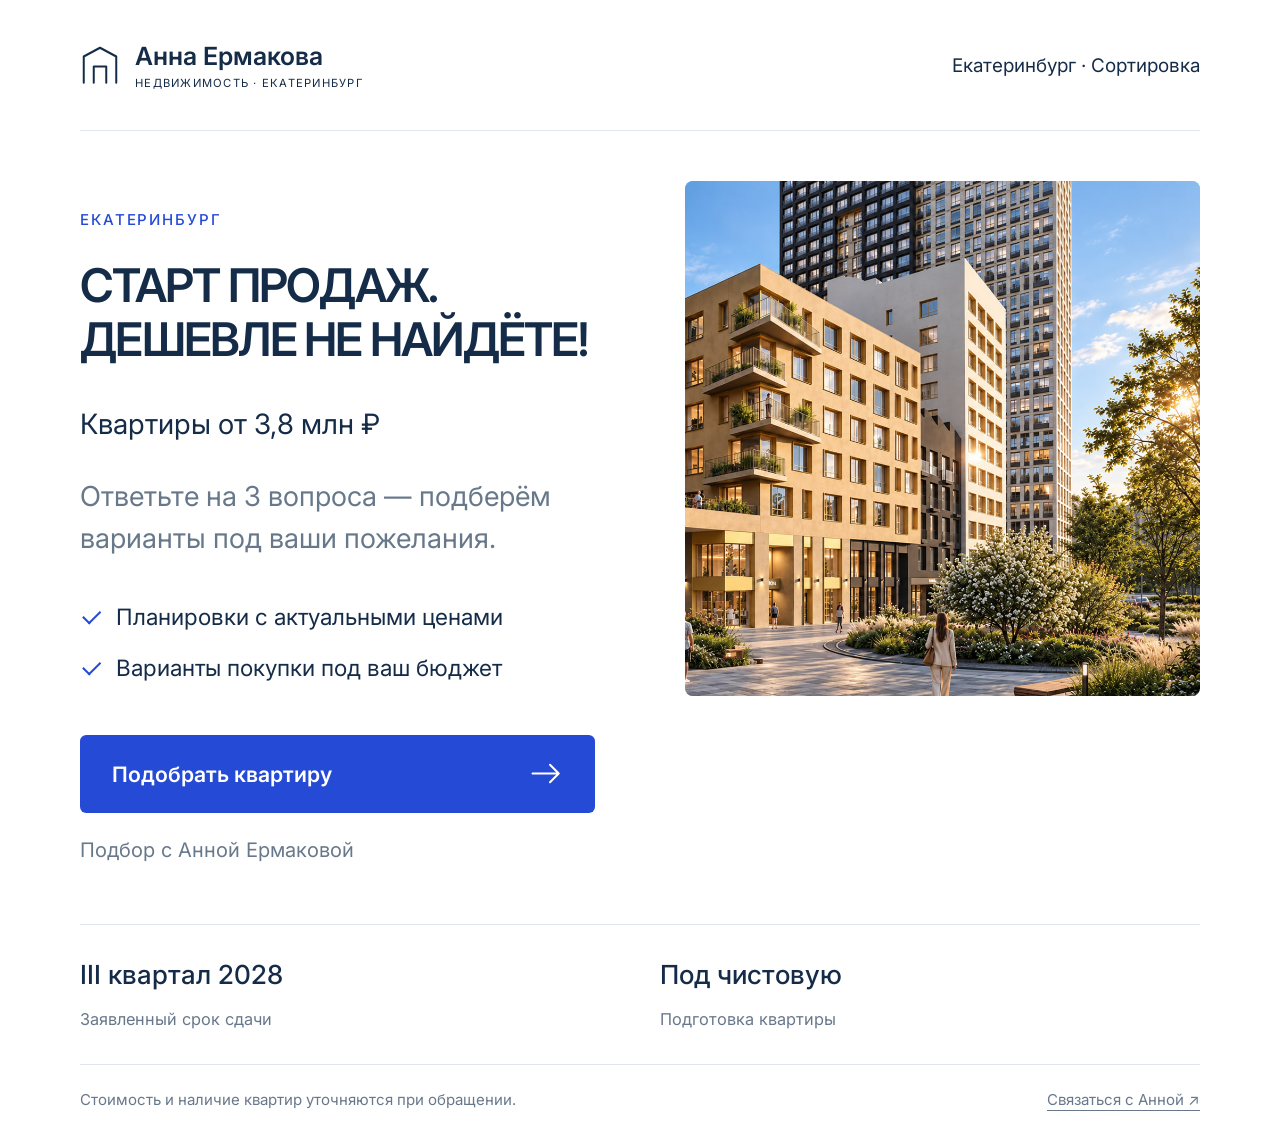
<file: anna-ermakova/index.html>
<!doctype html>
<html lang="ru">
<head>
  <meta charset="utf-8">
  <meta name="viewport" content="width=device-width, initial-scale=1">
  <meta name="theme-color" content="#ffffff">
  <meta name="description" content="Екатеринбург. Старт продаж. Дешевле не найдёте! Квартиры от 3,8 млн рублей. Ответьте на три вопроса, чтобы получить подборку от Анны Ермаковой.">
  <title>Старт продаж. Дешевле не найдёте! | Анна Ермакова</title>
  <link rel="icon" href="icon.svg" type="image/svg+xml">
  <link rel="stylesheet" href="style.css">
  <script src="quiz.js" defer></script>
</head>
<body>
  <div class="page">
    <header class="header">
      <a class="brand" href="./" aria-label="Анна Ермакова — главная">
        <svg width="32" height="34" viewBox="0 0 32 34" fill="none" aria-hidden="true"><path d="M3 31V10L16 3l13 7v21M11 31V18h10v13" stroke="currentColor" stroke-width="1.6" stroke-linecap="round" stroke-linejoin="round"/></svg>
        <span><strong>Анна Ермакова</strong><small>Недвижимость · Екатеринбург</small></span>
      </a>
      <span class="location">Екатеринбург · Сортировка</span>
    </header>
    <main>
      <section class="hero" aria-labelledby="title">
        <div class="intro">
          <p class="eyebrow">Екатеринбург</p>
          <h1 id="title">СТАРТ ПРОДАЖ.<br>ДЕШЕВЛЕ НЕ НАЙДЁТЕ!</h1>
          <p class="price">Квартиры от 3,8 млн ₽</p>
          <p class="description">Ответьте на 3 вопроса — подберём<br class="desktop-break"> варианты под ваши пожелания.</p>
        </div>
        <ul class="benefits" aria-label="Что вы получите">
          <li>Планировки с актуальными ценами</li>
          <li>Варианты покупки под ваш бюджет</li>
        </ul>
        <div class="action">
          <a class="cta" href="https://mrqz.me/6ae11332bacbcd000ffd4734" data-open-quiz aria-haspopup="dialog">
            <span>Подобрать квартиру</span>
            <svg width="26" height="20" viewBox="0 0 26 20" fill="none" aria-hidden="true"><path d="M2 10h21M16 3l7 7-7 7" stroke="currentColor" stroke-width="1.6" stroke-linecap="round" stroke-linejoin="round"/></svg>
          </a>
          <p class="signature">Подбор с Анной Ермаковой</p>
        </div>
        <figure class="photo">
          <img src="hero-courtyard.jpg" alt="Жилой комплекс с балконами и благоустроенным зелёным двором" width="1625" height="968" fetchpriority="high">
        </figure>
      </section>
      <dl class="facts">
        <div><dt>III квартал 2028</dt><dd>Заявленный срок сдачи</dd></div>
        <div><dt>Под чистовую</dt><dd>Подготовка квартиры</dd></div>
      </dl>
    </main>
    <footer class="footer">
      <p>Стоимость и наличие квартир уточняются при обращении.</p>
      <a href="https://t.me/Ermakova_rieltor1" target="_blank" rel="noopener noreferrer">Связаться с Анной <span aria-hidden="true">↗</span></a>
    </footer>
  </div>
</body>
</html>
</file>
<file: anna-ermakova/style.css>
@font-face{font-family:Inter;src:url('fonts/Inter.ttf') format('truetype');font-weight:100 900;font-display:swap}
:root{color-scheme:light;--ink:#152c49;--muted:#68788b;--blue:#254bd6;--line:#e1e6ed}
*{box-sizing:border-box}
body{margin:0;background:#fff;color:var(--ink);font-family:Inter,"Segoe UI",Arial,sans-serif;-webkit-font-smoothing:antialiased}
a{color:inherit}
.page{max-width:1600px;margin:auto;padding:0 clamp(28px,5vw,80px)}
.header{height:105px;border-bottom:1px solid var(--line);display:flex;align-items:center;justify-content:space-between;gap:24px}
.brand{display:inline-flex;align-items:center;gap:12px;text-decoration:none;flex-shrink:0}
.brand strong{display:block;font-size:20px;font-weight:600;line-height:1.3}
.brand small{display:block;margin-top:3px;font-size:9px;letter-spacing:1px;text-transform:uppercase}
.location{font-size:15px}
.hero{display:grid;grid-template-columns:1fr 1fr;grid-template-rows:auto auto 1fr;column-gap:72px;padding:40px 0 50px;align-items:start}
.intro{grid-column:1;grid-row:1;padding-top:23px}
.eyebrow{margin:0 0 24px;color:var(--blue);font-size:12px;font-weight:500;letter-spacing:1.5px;text-transform:uppercase}
h1{margin:0 0 30px;font-size:clamp(44px,4.05vw,65px);font-weight:600;line-height:1.16;letter-spacing:-1.4px}
.price{margin:0 0 24px;font-size:clamp(22px,1.75vw,28px);line-height:1.45}
.description{margin:0;font-size:22px;line-height:1.55;color:var(--muted)}
.benefits{grid-column:1;grid-row:2;list-style:none;margin:32px 0 40px;padding:0;font-size:18px;line-height:1.5}
.benefits li{position:relative;padding-left:29px;margin-bottom:14px}
.benefits li:last-child{margin-bottom:0}
.benefits li::before{content:"";position:absolute;left:2px;top:8px;width:12px;height:6px;border-left:1.6px solid var(--blue);border-bottom:1.6px solid var(--blue);transform:rotate(-45deg)}
.action{grid-column:1;grid-row:3;max-width:490px}
.cta{min-height:62px;padding:16px 25px;display:flex;align-items:center;justify-content:space-between;gap:24px;background:var(--blue);border:1px solid transparent;border-radius:5px;color:#fff;font-size:17px;font-weight:600;text-decoration:none;transition:background .18s,box-shadow .18s}
.cta:hover{background:#183bc1;box-shadow:0 5px 16px #254bd622}
.cta:active{background:#1532a4}
a:focus-visible{outline:3px solid var(--blue);outline-offset:5px}
.signature{margin:20px 0 0;font-size:16px;color:var(--muted)}
.photo{grid-column:2;grid-row:1/4;position:relative;width:100%;aspect-ratio:1;margin:0;overflow:hidden;border-radius:6px;background:#edf1ec}
.photo img{width:100%;height:100%;object-fit:cover;object-position:right center;display:block}
.facts{display:grid;grid-template-columns:repeat(2,1fr);gap:32px;margin:0;border-top:1px solid var(--line);padding:25px 0 28px}
.facts dt{font-size:21px;font-weight:500;line-height:1.45}
.facts dd{margin:12px 0 0;font-size:13px;color:var(--muted)}
.footer{display:flex;align-items:center;justify-content:space-between;gap:24px;border-top:1px solid var(--line);padding:18px 0 24px;color:var(--muted);font-size:12px;line-height:1.6}
.footer p{margin:0}.footer a{text-underline-offset:4px;white-space:nowrap}
@media(min-width:1800px){.page{padding-top:24px}}
@media(max-width:1100px) and (min-width:701px){.hero{column-gap:36px}.description{font-size:18px}.desktop-break{display:none}.benefits{font-size:16px;margin:24px 0 28px}.facts dt{font-size:18px}.intro{padding-top:12px}h1{font-size:44px;margin-bottom:22px}.eyebrow{margin-bottom:20px}}
@media(max-width:700px){
  .page{padding:0 24px}.header{height:86px}.brand{gap:9px}.brand svg{width:25px;height:29px}.brand strong{font-size:16px}.brand small{font-size:7px;letter-spacing:.7px}.location{display:none}
  .hero{display:flex;flex-direction:column;gap:0;padding:29px 0 24px}.intro{padding:0;width:100%}.eyebrow{font-size:9px;letter-spacing:1.15px;margin-bottom:22px}h1{font-size:38px;line-height:1.24;letter-spacing:-.65px;margin-bottom:22px}.price{font-size:22px;margin-bottom:20px}.description{font-size:16px;line-height:1.6}.desktop-break{display:none}
  .action{display:contents}.cta{order:1;width:100%;min-height:58px;margin:26px 0;font-size:16px;padding:16px 20px}.photo{order:2;aspect-ratio:1;width:100%;border-radius:5px}.benefits{order:3;font-size:15px;line-height:1.55;margin:24px 0 0}.benefits li{padding-left:24px;margin-bottom:14px}.benefits li::before{top:8px;width:10px;height:5px}.signature{order:4;margin:22px 0 0;font-size:13px}
  .facts{grid-template-columns:1fr;gap:17px;padding:22px 0}.facts div{display:flex;align-items:baseline;justify-content:space-between;gap:12px}.facts dt{font-size:14px}.facts dd{margin:0;font-size:11px;text-align:right}.footer{display:block;padding:20px 0 26px;font-size:11px}.footer a{display:inline-block;margin-top:12px;font-size:12px}
}
@media(prefers-reduced-motion:reduce){.cta{transition:none}}
@media(min-width:1101px){.page{zoom:1.25}}
@media(min-width:701px){.intro h1{font-size:clamp(26px,2.9vw,58px)}}
</file>
